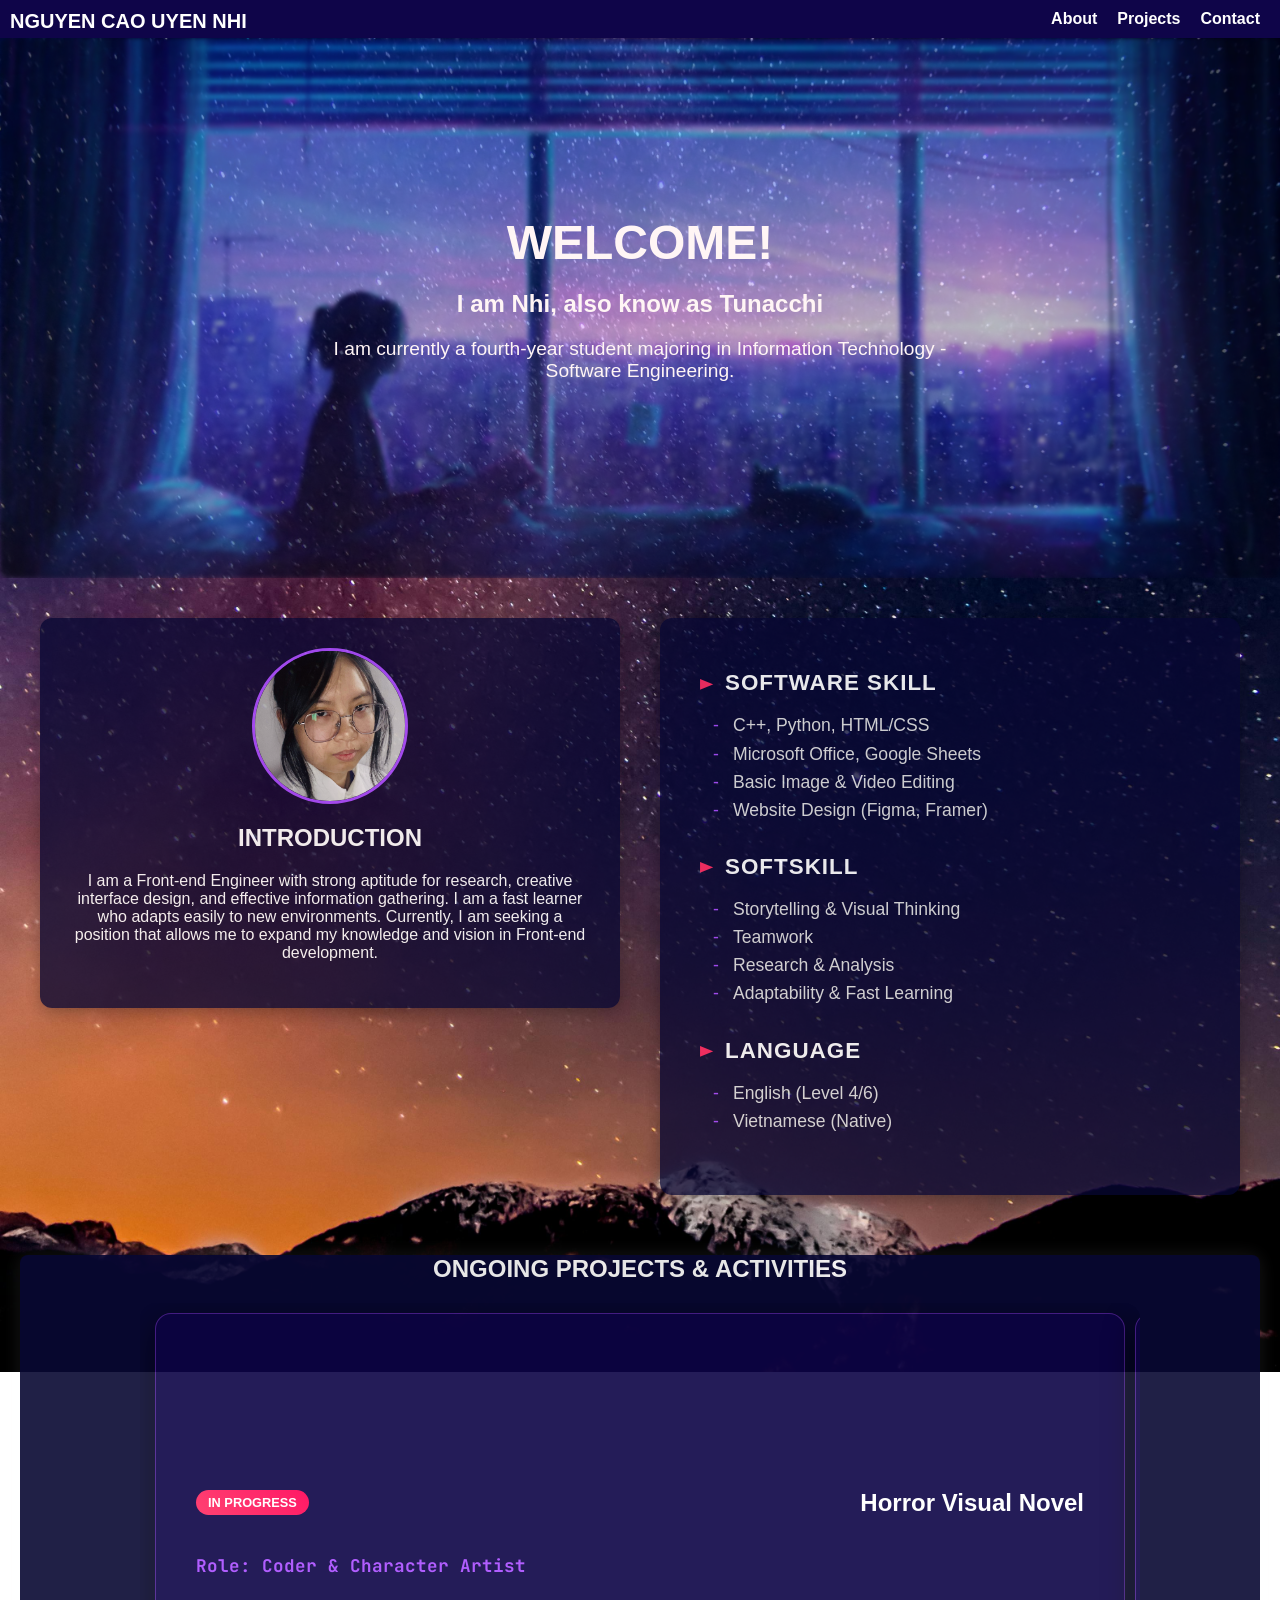
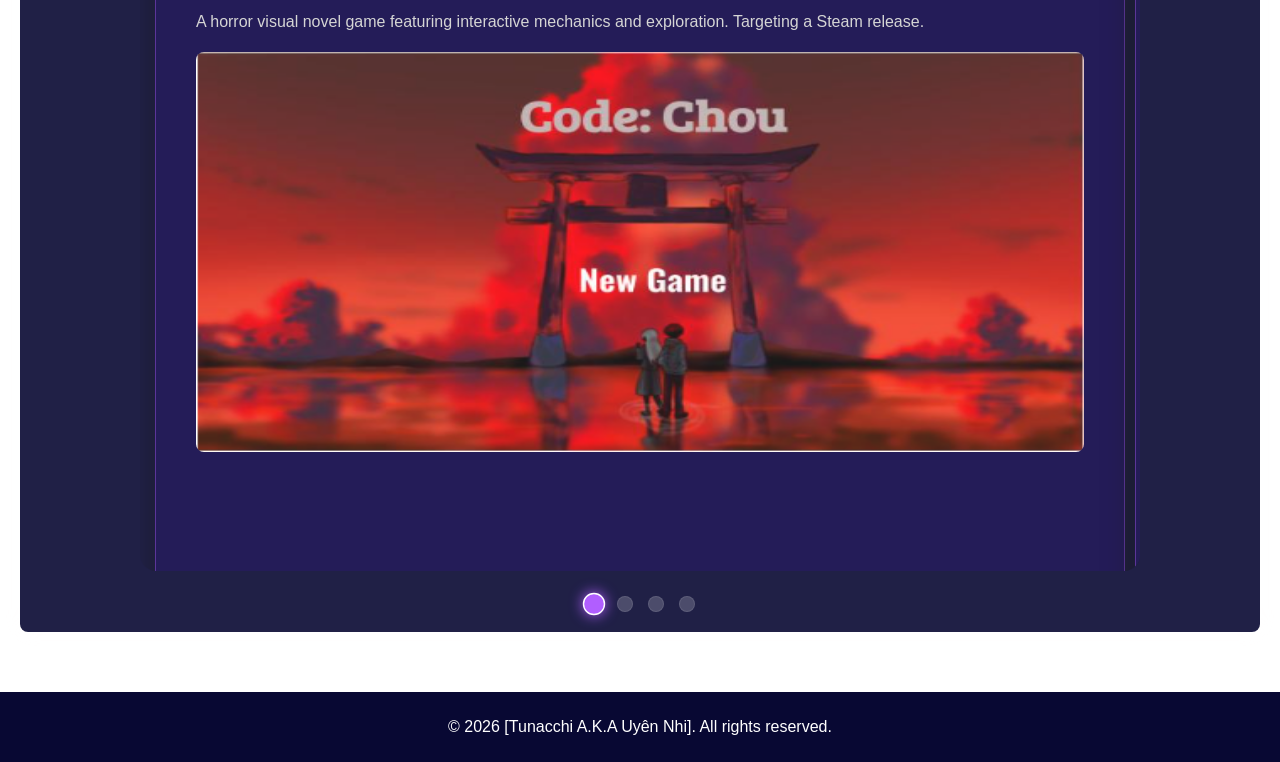
<file: index.html>
<!DOCTYPE html>
<html lang="en">
<head>
    <meta charset="UTF-8">
    <meta name="viewport" content="width=device-width, initial-scale=1.0">
    <title>Portfolio | Nguyễn Cao Uyên Nhi</title>
    <link href="https://fonts.googleapis.com/css2?family=Inter:wght@400;600;800&family=JetBrains+Mono:wght@400;700&display=swap" rel="stylesheet">
    <link rel="stylesheet" href="styles.css">
    
</head>
<body>
    <h3 id="pageTitle">NGUYEN CAO UYEN NHI</h3>
    <header>
        <nav>
            <ul class="nav-links">
                <li><a href="#about">About</a></li>
                <li><a href="#projects">Projects</a></li>
                <li><a href="contact.html">Contact</a></li>
            </ul>
        </nav>
    
    </header>
    <header class="header">
        <img src="./stuff/img/BG.png" alt="Header Background" class="header-image">
        <div class="header-content">
            <h1>WELCOME!</h1>
            <h2>I am Nhi, also know as Tunacchi</h2>
            <p>I am currently a fourth-year student majoring in Information Technology - Software Engineering.</p>
        </div>
    </header>
    <div class="profile-container">
    
        <section id="about" class="split-section">
            <div class="about-content">
                <img src="./stuff/img/myself.jpg" alt="Avatar" class="avatar-img">
                <h2>INTRODUCTION</h2>
                <p>
                    I am a Front-end Engineer with strong aptitude for research, creative interface design, and effective information gathering. 
                    I am a fast learner who adapts easily to new environments. 
                    Currently, I am seeking a position that allows me to expand my knowledge and vision in Front-end development.
                </p>
            </div>
        </section>
    <!--Phần Skill-->
        <section id="skills" class="split-section">
        
            <div class="skill-block">
                <h3>SOFTWARE SKILL</h3> <ul>
                    <li>C++, Python, HTML/CSS</li>
                    <li>Microsoft Office, Google Sheets</li>
                    <li>Basic Image & Video Editing</li>
                    <li>Website Design (Figma, Framer)</li>
                </ul>
            </div>
    
            <div class="skill-block">
                <h3>SOFTSKILL</h3>
                <ul>
                    <li>Storytelling & Visual Thinking</li>
                    <li>Teamwork</li>
                    <li>Research & Analysis</li>
                    <li>Adaptability & Fast Learning</li>
                </ul>
            </div>
    
            <div class="skill-block">
                <h3>LANGUAGE</h3>
                <ul>
                    <li>English (Level 4/6)</li>
                    <li>Vietnamese (Native)</li>
                </ul>
            </div>
        </section>
    
    </div>
        <!--Project-->
    <script src="image-ani.js"></script>
    </section>

    <section id="projects" class="projects-section">
        <h2 class="section-title">ONGOING PROJECTS & ACTIVITIES</h2>
        
        <div class="carousel-wrapper">
            
            <div class="carousel-view-port">
                <div class="carousel-track">
                    
                    <div class="project-slide">
                        <div class="project-card">
                            <div class="card-header">
                                <span class="status-tag">In Progress</span>
                                <h3>Horror Visual Novel</h3>
                            </div>
                            <p class="role">Role: Coder & Character Artist</p>
                            <p class="desc">A horror visual novel game featuring interactive mechanics and exploration. Targeting a Steam release.</p>
                            <img src="./stuff/img/pj1.png" alt="Project1" class="project1-img" width="200" height="400">
                        </div>
                    </div>
    
                    <div class="project-slide">
                        <div class="project-card">
                            <div class="card-header">
                                <span class="status-tag">Active</span>
                                <h3>Visual Novel Adaptation</h3>
                            </div>
                            <p class="role">Role: Solo Developer</p>
                            <p class="desc">A non-profit project adapting the original novel of Author Mikazuki Gwen, into a visual novel format.</p>
                            <div class="artwork-gallery">
                                <img src="./stuff/img/hoa_hime_meo_meo_.png" alt="HoaHime" class="HoaHime-img">
                            </div>
 
                        </div>
                    </div>
    
                    <div class="project-slide">
                        <div class="project-card">
                            <div class="card-header">
                                <span class="status-tag">Serializing</span>
                                <h3>Web Novel Writer</h3>
                            </div>
                            
                            <p class="role">Role: Author</p>
                            <p class="desc">
                                Writing and publishing original light novels on Hako.ln community. Actively engaging with readers.
                            </p>
                                <div class="artwork-gallery">
                                    <img src="./stuff/img/BiaNovel.png" alt="Novel 1" class="novel1-img">
                                    <img src="./stuff/img/BiaNovel2.png" alt="Novel 2" class="novel2-img">
                                </div>
                        </div>
                    </div>
    
                     <div class="project-slide">
                        <div class="project-card">
                            <div class="card-header">
                                <span class="status-tag">Hobby</span>
                                <h3>Digital Artist</h3>
                            </div>
                            <p class="role">Role: Digital Artist</p>
                            <p class="desc">
                                Creating character designs and illustrations for game and novels assets. Still open for commission.
                            </p>
                            
                            <div class="artwork-gallery">
                                <img src="./stuff/img/Bia-Hoa.png" alt="Art 1" class="commission1-img">
                                
                                <img src="./stuff/img/lafter.png" alt="Art 2" class="commission2-img">
                            </div>
                        </div>
                    </div>
    
                </div>
            </div>
    
            <div class="carousel-indicators"></div>
            
        </div>
    </section>

    <script>
        const track = document.querySelector('.carousel-track');
        const slides = document.querySelectorAll('.project-slide');
        const indicatorsContainer = document.querySelector('.carousel-indicators');
        let currentIndex = 0;
        let autoSlideInterval;
    
        // 1. Tự động tạo các chấm tròn dựa trên số lượng slide
        slides.forEach((slide, index) => {
            const dot = document.createElement('div');
            dot.classList.add('dot');
            if (index === 0) dot.classList.add('active'); // Chấm đầu tiên sáng
            
            // Khi bấm vào chấm
            dot.addEventListener('click', () => {
                goToSlide(index);
                resetTimer(); // Reset bộ đếm giờ để không bị trượt loạn xạ
            });
            
            indicatorsContainer.appendChild(dot);
        });
    
        const dots = document.querySelectorAll('.dot');
    
        // 2. Hàm chuyển slide
        function goToSlide(index) {
            currentIndex = index;
            
            // Di chuyển đường ray
            track.style.transform = `translateX(-${currentIndex * 100}%)`;
            
            // Cập nhật đèn sáng cho chấm tròn
            dots.forEach(dot => dot.classList.remove('active'));
            dots[currentIndex].classList.add('active');
        }
    
        // 3. Hàm tự động chạy
        function nextSlide() {
            let nextIndex = currentIndex + 1;
            if (nextIndex >= slides.length) {
                nextIndex = 0;
            }
            goToSlide(nextIndex);
        }
    
        // Khởi động bộ đếm giờ (3 giây chuyển 1 lần)
        function startTimer() {
            autoSlideInterval = setInterval(nextSlide, 3000);
        }
    
        function resetTimer() {
            clearInterval(autoSlideInterval); // Xóa bộ đếm cũ
            startTimer(); // Bắt đầu bộ đếm mới
        }
    
        // Bắt đầu chạy
        startTimer();
    </script>
    

    <footer>
        <p>&copy; 2026 [Tunacchi A.K.A Uyên Nhi]. All rights reserved.</p>
    </footer>
</body>
</html>
</file>
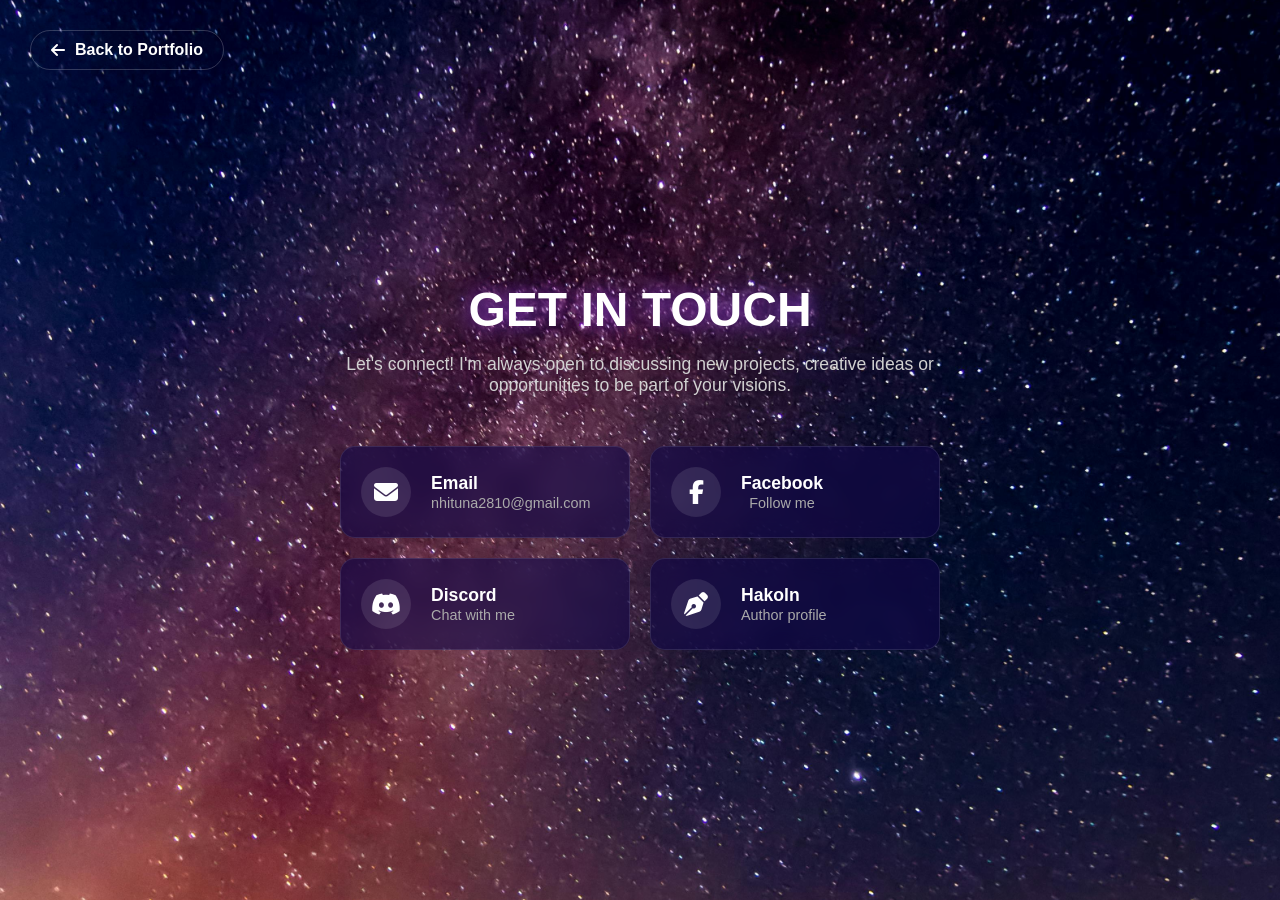
<file: contact.html>
<!DOCTYPE html>
<html lang="en">
<head>
    <meta charset="UTF-8">
    <meta name="viewport" content="width=device-width, initial-scale=1.0">
    <title>Contact | Nguyễn Cao Uyên Nhi</title>
    <link href="https://fonts.googleapis.com/css2?family=Inter:wght@400;600;800&family=JetBrains+Mono:wght@400;700&display=swap" rel="stylesheet">
    <link rel="stylesheet" href="styles.css">
    <link rel="stylesheet" href="https://cdnjs.cloudflare.com/ajax/libs/font-awesome/6.4.0/css/all.min.css">
</head>
<body class="contact-page">
    
    <a href="index.html" class="back-home-btn"><i class="fas fa-arrow-left"></i> Back to Portfolio</a>

    <div class="contact-wrapper">
        <h1 class="contact-title">GET IN TOUCH</h1>
        <p class="contact-subtitle">Let's connect! I'm always open to discussing new projects, creative ideas or opportunities to be part of your visions.</p>

        <div class="social-grid">
            
            <a href="mailto:nhituna2810@gmail.com" class="social-card email">
                <div class="icon-box"><i class="fas fa-envelope"></i></div>
                <div class="card-info">
                    <h3>Email</h3>
                    <span>nhituna2810@gmail.com</span>
                </div>
            </a>

            <a href="https://www.facebook.com/caouyennhi.nguyen.1" target="_blank" class="social-card facebook">
                <div class="icon-box"><i class="fab fa-facebook-f"></i></div>
                <div class="card-info">
                    <h3>Facebook</h3>
                    <span>Follow me</span>
                </div>
            </a>

            <a href="https://discord.com/users/315650746433536000" target="_blank" class="social-card discord">
                <div class="icon-box"><i class="fab fa-discord"></i></div>
                <div class="card-info">
                    <h3>Discord</h3>
                    <span>Chat with me</span>
                </div>
            </a>

            <a href="https://docln.net/thanh-vien/172986" target="_blank" class="social-card hako">
                <div class="icon-box"><i class="fas fa-pen-nib"></i></div>
                <div class="card-info">
                    <h3>Hakoln</h3>
                    <span>Author profile</span>
                </div>
            </a>

        </div>
    </div>

</body>
</html>
</file>
<file: styles.css>
html {
    scroll-behavior: smooth;
}

body {
    margin: 0;
    padding: 0;
    background-image: url('./stuff/img/body-image.jpg'); 
    background-size: cover; 
    background-position: center; 
    background-repeat: no-repeat; 
    background-attachment: fixed; 
    font-family: Arial, sans-serif;
    color: rgb(255, 255, 255);
}


.header {
    position: relative; 
    height: 60vh; 
    overflow: hidden; 
}


.header-image {
    width: 100%; 
    height: 100%; 
    object-fit: cover; 
    filter: blur(2px); 
    opacity: 0.7; 
}


.header-content {
    position: absolute; 
    top: 50%; 
    left: 50%; 
    transform: translate(-50%, -50%); 
    text-align: center;
    color: #fff5f5;
}

.header-content h1 {
    font-size: 3em;
    margin: 0;
}

.header-content p {
    font-size: 1.2em;
    margin-top: 10px;
}

#pageTitle {   /* <--- Đổi chỗ này nè! */
    position: absolute; 
    top: 0; 
    left: 0; 
    margin: 10px; 
    font-size: 20px; /* Nhớ thêm px vào số 20 cho chuẩn nha */
    text-decoration: none;
    color: #fff;
    font-weight: bold;
    transition: color 0.3s;
    z-index: 1000; /* Thêm dòng này để tên cậu luôn nổi lên trên cùng */
}


.btn-primary {
    display: inline-block;
    padding: 10px 20px;
    background-color: #007bff;
    color: #fff;
    text-decoration: none;
    border-radius: 5px;
    transition: background-color 0.3s ease;
}

.btn-primary:hover {
    background-color: #0056b3;
}

nav {
    display: grid;
    justify-content: end; 
    background-color: #0f0549;
    padding: 10px 20px;
}

.nav-links {
    list-style: none;
    margin: 0;
    padding: 0;
    display: grid;
    grid-auto-flow: column; 
    gap: 20px;
}

.nav-links li {
    display: flex;
    align-items: center;
}

.nav-links a {
    text-decoration: none;
    color: #fff;
    font-weight: bold;
    transition: color 0.3s;
}

.nav-links a:hover {
    color: #db5783;
}
section {
    padding: 60px 20px;
    margin: 20px auto;
    max-width: 1200px;
    background-color: #080833;
    border-radius: 8px;
    box-shadow: 0 0 20px rgba(255, 248, 248, 0.1);
    opacity: 0.9; 
}
section.content {
    padding: 20px; 
    background-color: #f9f9f9; 
    border: 1px solid #ddd; 
    border-radius: 5px;
}

img {
    width: 100%;
    border-radius: 8px;
    margin-bottom: 15px;
    transition: transform 0.5s ease;
    filter: blur(0)
}


.wrapped-image {
    float: right; 
    margin: 0 0 10px 15px; 
    width: 200px;
    height: auto;
}

.content p {
    font-size: 16px;
    line-height: 1.6; 
    color: #fdfdfd;
}
.projects-grid {
    display: grid;
    grid-template-columns: repeat(auto-fit, minmax(300px, 1fr));
    gap: 20px;
}

.project {
    background-color: #a94dff;
    padding: 20px;
    border-radius: 8px;
    box-shadow: 0 0 10px rgba(0, 0, 0, 0.1);
    transition: transform 0.3s ease, box-shadow 0.3s ease;
}

.project:hover {
    transform: translateY(-10px);
    box-shadow: 0 0 20px rgba(0, 0, 0, 0.2);
}

.project img {
    width: 100%;
    border-radius: 8px;
    margin-bottom: 15px;
}

.skills-list {
    display: flex;
    justify-content: center;
    flex-wrap: wrap;
    list-style: none;
    padding: 0;
}

.skills-list li {
    background-color: #7487f0;
    color: #fff;
    padding: 10px 20px;
    margin: 10px;
    border-radius: 5px;
    font-weight: bold;
    text-transform: uppercase;
}

a {
    color: #f7f19d;
}

a:hover {
    color: red; 
}

       
a:visited {
    color: #b6bbff; 
}

a:active {
    color: green; 
}


footer {
    background-color: #080833;
    color: #fff;
    text-align: center;
    padding: 10px 0;
    position: relative;
}

/* --- BỐ CỤC MỚI: TRÁI - PHẢI --- */

/* Cái hộp bao quanh để chia 2 cột */
.profile-container {
    display: flex;
    flex-wrap: wrap; /* Tự xuống dòng nếu màn hình điện thoại nhỏ */
    max-width: 1200px;
    margin: 40px auto;
    gap: 40px; /* Khoảng cách giữa 2 cột */
    align-items: flex-start; /* Căn hàng ngang bằng nhau ở mép trên */
}

/* Định dạng chung cho 2 cột */
.split-section {
    flex: 1; /* Chia đều không gian */
    min-width: 300px; /* Không cho co nhỏ quá mức */
    background: rgba(8, 8, 51, 0.85); /* Nền tối giống theme của cậu */
    padding: 30px;
    border-radius: 12px;
    box-shadow: 0 4px 15px rgba(0,0,0,0.3);
    margin: 0 !important; /* Ghi đè margin cũ */
}

/* --- TRANG TRÍ MỤC SKILL  --- */

.skill-block {
    margin-bottom: 30px;
    text-align: left;
    padding-left: 10px;
}

.skill-block h3 {
    font-family: 'Arial', sans-serif; /* Hoặc font Inter cậu thích */
    font-size: 1.4rem;
    color: #ffffff;
    margin-bottom: 15px;
    text-transform: uppercase;
    font-weight: bold;
    letter-spacing: 1px;
    
    /* Quan trọng: Để chỉnh vị trí mũi tên */
    display: flex; 
    align-items: center;
}

/* ĐÂY RỒI! MÃ TẠO MŨI TÊN ĐỎ TỰ ĐỘNG */
.skill-block h3::before {
    content: "\25B6"; /* Mã Unicode của hình tam giác đặc */
    color: #ff2e63;   /* Màu đỏ neon/hồng đậm */
    margin-right: 12px;
    font-size: 1rem;  /* Kích thước mũi tên */
    transform: scaleY(0.8); /* Làm cho mũi tên hơi dẹt lại cho giống mẫu */
}

/* Phần danh sách bên dưới */
.skill-block ul {
    list-style: none;
    padding-left: 28px; /* Thụt vào cho thẳng hàng với chữ trên */
    margin: 0;
}

.skill-block ul li {
    color: #e0e0e0;
    font-size: 1.1rem;
    line-height: 1.6;
    position: relative;
    padding-left: 5px;
}

/* Dấu gạch ngang màu trắng/tím ở đầu dòng */
.skill-block ul li::before {
    content: "-";
    position: absolute;
    left: -15px;
    color: #a94dff; /* Màu tím nhẹ */
}

/* Ảnh Avatar ở cột trái */
.avatar-img {
    width: 150px;
    height: 150px;
    object-fit: cover;
    border-radius: 50%; /* Bo tròn ảnh */
    border: 3px solid #a94dff;
    margin-bottom: 20px;
    float: none !important; /* Bỏ float cũ */
    display: block;
    margin-left: auto;
    margin-right: auto;
}

.about-content {
    text-align: center; /* Căn giữa nội dung cột trái */
}

/* --- STYLE CHO PHẦN DỰ ÁN (PROJECTS) --- */

/* --- CAROUSEL STYLE --- */

.projects-section {
    max-width: 1200px;
    margin: 60px auto;
    padding: 0 20px;
    text-align: center; /* Căn giữa tiêu đề */
}

/* Khung hiển thị (chỉ hiện 1 cái tại 1 thời điểm) */
.carousel-container {
    width: 100%;
    max-width: 1000px; /* Tăng từ 700px lên 1000px cho rộng */
    margin: 0 auto;
    overflow: hidden;
    position: relative;
    /* Bỏ border-radius ở đây để nó không cắt mất góc của thẻ bên trong */
    padding: 10px; /* Thêm chút đệm để bóng đổ không bị cắt */
}

/* Đường ray chứa tất cả các slide nằm ngang */
.carousel-track {
    display: flex;
    transition: transform 0.6s ease-in-out; /* Hiệu ứng trượt mượt mà */
    width: 100%;
}

/* Mỗi phần tử slide chiếm 100% khung hình */
.project-slide {
    min-width: 100%;
    box-sizing: border-box;
    padding: 0 15px; /* Khoảng cách giữa các slide khi trượt */
}

/* Giao diện thẻ bài (giữ nguyên style cũ nhưng chỉnh lại chút) */
.project-card {
    background: rgba(15, 5, 73, 0.9);
    border: 1px solid rgba(169, 77, 255, 0.4);
    border-radius: 16px; /* Bo góc tròn hơn chút */
    padding: 50px; /* Tăng khoảng cách bên trong cho thoáng */
    text-align: left;
    height: 100%;
    
    /* Thêm độ sâu cho thẻ nổi bật hơn */
    box-shadow: 0 10px 30px rgba(0, 0, 0, 0.5); 
    display: flex; /* Dùng flex để dàn xếp nội dung gọn hơn */
    flex-direction: column; /* Xếp dọc từ trên xuống */
    justify-content: center; /* Căn giữa nội dung theo chiều dọc */
}

.card-header {
    display: flex;
    justify-content: space-between;
    align-items: center;
    margin-bottom: 20px;
    flex-wrap: wrap;
    gap: 15px;
}

.project-card h3 {
    margin: 0;
    color: #fff;
    font-size: 1.5rem; /* Chữ to hơn cho nổi bật */
    font-weight: bold;
}

.status-tag {
    background: linear-gradient(45deg, #ff2e63, #ff0055);
    color: white;
    padding: 5px 12px;
    border-radius: 20px;
    font-size: 0.8rem;
    font-weight: bold;
    text-transform: uppercase;
}

.role {
    color: #a94dff;
    font-weight: bold;
    font-size: 1.1rem;
    margin-bottom: 15px;
    font-family: 'JetBrains Mono', monospace;
}

.desc {
    color: #d1d1d1;
    font-size: 1rem;
    line-height: 1.7;
}

/* --- CAROUSEL STYLE FINAL FIX --- */

.carousel-wrapper {
    max-width: 1000px;
    margin: 0 auto;
    position: relative;
    /* Không dùng overflow hidden ở đây để tránh cắt mất bóng đổ */
}

.carousel-view-port {
    overflow: hidden; /* Chỉ ẩn phần thừa ở khung này thôi */
    border-radius: 16px;
    padding: 10px; /* Chừa chỗ cho bóng đổ không bị cắt */
}

.carousel-track {
    display: flex;
    transition: transform 0.5s cubic-bezier(0.25, 1, 0.5, 1); /* Hiệu ứng trượt siêu mượt */
    width: 100%;
}

.project-slide {
    min-width: 100%; /* Mỗi slide chiếm trọn khung hình */
    box-sizing: border-box;
    padding: 0 5px;
}

.project-card {
    background: rgba(15, 5, 73, 0.9);
    border: 1px solid rgba(169, 77, 255, 0.4);
    border-radius: 16px;
    padding: 40px;
    min-height: 250px; /* Đặt chiều cao tối thiểu cho đều */
    box-shadow: 0 10px 30px rgba(0, 0, 0, 0.5); 
    text-align: left;
}

/* --- PHẦN NÚT TRÒN (DOTS) --- */
.carousel-indicators {
    display: flex;
    justify-content: center;
    gap: 15px;
    margin-top: 25px; /* QUAN TRỌNG: Đẩy nút xuống xa khỏi thẻ dự án */
    padding-bottom: 20px;
}

.dot {
    width: 14px;
    height: 14px;
    background-color: rgba(255, 255, 255, 0.2);
    border-radius: 50%;
    cursor: pointer;
    transition: all 0.3s ease;
    border: 1px solid rgba(255, 255, 255, 0.1);
}

.dot:hover {
    background-color: rgba(255, 255, 255, 0.8);
    transform: scale(1.2);
}

.dot.active {
    background-color: #a94dff; /* Màu tím */
    box-shadow: 0 0 10px #a94dff;
    transform: scale(1.4);
    border-color: #fff;
}

/* --- TRANG LIÊN HỆ RIÊNG (CONTACT PAGE) --- */

.contact-page {
    /* Giữ nguyên background vũ trụ của cậu */
    height: 100vh; /* Full màn hình */
    display: flex;
    justify-content: center;
    align-items: center;
    overflow: hidden; /* Không cho cuộn */
}

.contact-wrapper {
    text-align: center;
    max-width: 800px;
    padding: 20px;
    animation: fadeIn 1s ease-in-out;
}

/* Hiệu ứng hiện dần lên cho đẹp */
@keyframes fadeIn {
    from { opacity: 0; transform: translateY(20px); }
    to { opacity: 1; transform: translateY(0); }
}

.contact-title {
    font-size: 3rem;
    color: #fff;
    margin-bottom: 10px;
    text-transform: uppercase;
    text-shadow: 0 0 20px rgba(169, 77, 255, 0.8);
}

.contact-subtitle {
    color: #d1d1d1;
    font-size: 1.1rem;
    margin-bottom: 50px;
    max-width: 600px;
    margin-left: auto;
    margin-right: auto;
}

/* Lưới chứa các thẻ liên hệ */
.social-grid {
    display: grid;
    grid-template-columns: repeat(auto-fit, minmax(250px, 1fr));
    gap: 20px;
}

/* Thẻ liên hệ (Card) */
.social-card {
    background: rgba(15, 5, 73, 0.6);
    backdrop-filter: blur(10px);
    border: 1px solid rgba(255, 255, 255, 0.1);
    border-radius: 15px;
    padding: 20px;
    display: flex;
    align-items: center;
    gap: 20px;
    text-decoration: none;
    transition: all 0.3s ease;
    cursor: pointer;
}

.icon-box {
    width: 50px;
    height: 50px;
    border-radius: 50%;
    display: flex;
    align-items: center;
    justify-content: center;
    font-size: 24px;
    background: rgba(255,255,255,0.1);
    color: #fff;
    transition: all 0.3s ease;
}

.card-info h3 {
    margin: 0;
    color: #fff;
    font-size: 1.1rem;
    text-align: left;
}

.card-info span {
    color: #aaa;
    font-size: 0.9rem;
}

/* --- MÀU SẮC RIÊNG CHO TỪNG LOẠI --- */

/* Email: Vàng/Cam */
.social-card.email:hover {
    border-color: #f7b731;
    background: rgba(247, 183, 49, 0.1);
    transform: translateY(-5px);
}
.social-card.email:hover .icon-box {
    background: #f7b731;
    box-shadow: 0 0 15px #f7b731;
}

/* Facebook: Xanh dương */
.social-card.facebook:hover {
    border-color: #1877f2;
    background: rgba(24, 119, 242, 0.1);
    transform: translateY(-5px);
}
.social-card.facebook:hover .icon-box {
    background: #1877f2;
    box-shadow: 0 0 15px #1877f2;
}

/* Discord: Tím xanh */
.social-card.discord:hover {
    border-color: #5865F2;
    background: rgba(88, 101, 242, 0.1);
    transform: translateY(-5px);
}
.social-card.discord:hover .icon-box {
    background: #5865F2;
    box-shadow: 0 0 15px #5865F2;
}

/* Hako/Writer: Hồng tím */
.social-card.hako:hover {
    border-color: #e056fd;
    background: rgba(224, 86, 253, 0.1);
    transform: translateY(-5px);
}
.social-card.hako:hover .icon-box {
    background: #e056fd;
    box-shadow: 0 0 15px #e056fd;
}

/* Nút quay về trang chủ */
.back-home-btn {
    position: absolute;
    top: 30px;
    left: 30px;
    color: #fff;
    text-decoration: none;
    font-weight: bold;
    display: flex;
    align-items: center;
    gap: 10px;
    padding: 10px 20px;
    border: 1px solid rgba(255,255,255,0.2);
    border-radius: 30px;
    transition: 0.3s;
}

.back-home-btn:hover {
    background: #fff;
    color: #000;
}

/* Ảnh dự án */

.commission1-img {
    width: 400px;
    height: auto; 

    max-width: 100%; 
    display: block; /* Để căn giữa hoặc xử lý khoảng trống thừa bên dưới dễ hơn */
}

.commission2-img {
    width: 400px;
    height: auto; 

    max-width: 100%; 
    display: block; 
}

.novel1-img {
    width: 400px;
    height: auto; 

    max-width: 100%; 
    display: block; 
}

.novel2-img {
    width: 400px;
    height: auto; 

    max-width: 100%; 
    display: block; 
}

.HoaHime-img {
    width: 400px;
    height: auto; 

    max-width: 100%; 
    display: block; 
}
/* --- STYLE CHO 2 ẢNH NẰM CẠNH NHAU --- */

.artwork-gallery {
    display: flex;       /* Dàn hàng ngang */
    gap: 15px;           /* Khoảng cách giữa 2 ảnh */
    margin-top: 20px;    /* Cách đoạn văn bản bên trên một chút */
    justify-content: space-between; /* Chia đều khoảng trống */
}

.art-img {
    width: 48%;          /* Mỗi ảnh chiếm gần một nửa chiều rộng */
    height: 250px;       /* Chiều cao cố định để 2 ảnh bằng nhau chẵn chòi */
    object-fit: cover;   /* Cắt ảnh tự động để lấp đầy khung mà không bị méo */
    border-radius: 10px; /* Bo góc cho xinh */
    border: 1px solid rgba(169, 77, 255, 0.3); /* Viền tím mờ */
    transition: transform 0.3s ease;
}

/* Hiệu ứng khi di chuột vào ảnh */
.art-img:hover {
    transform: scale(1.05); /* Phóng to nhẹ */
    box-shadow: 0 5px 15px rgba(0,0,0,0.5);
    border-color: #fff;
}
</file>
